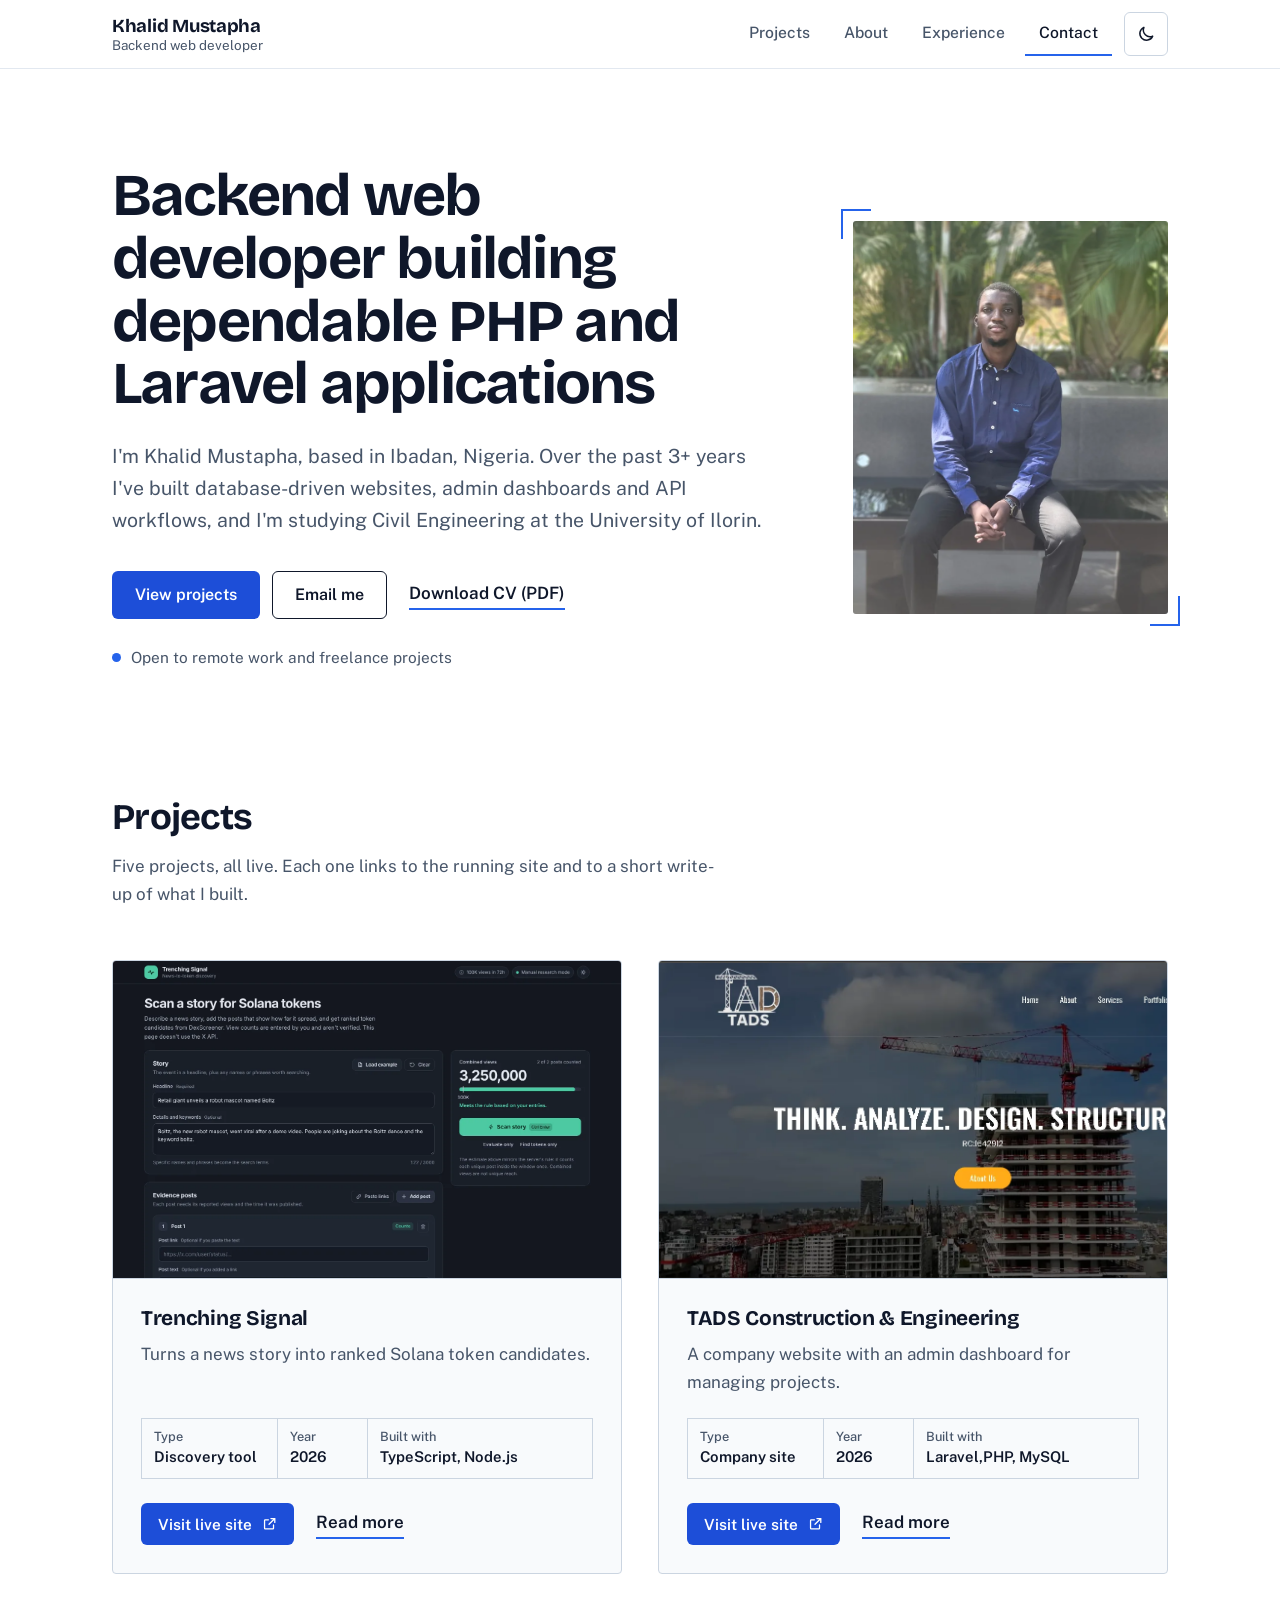
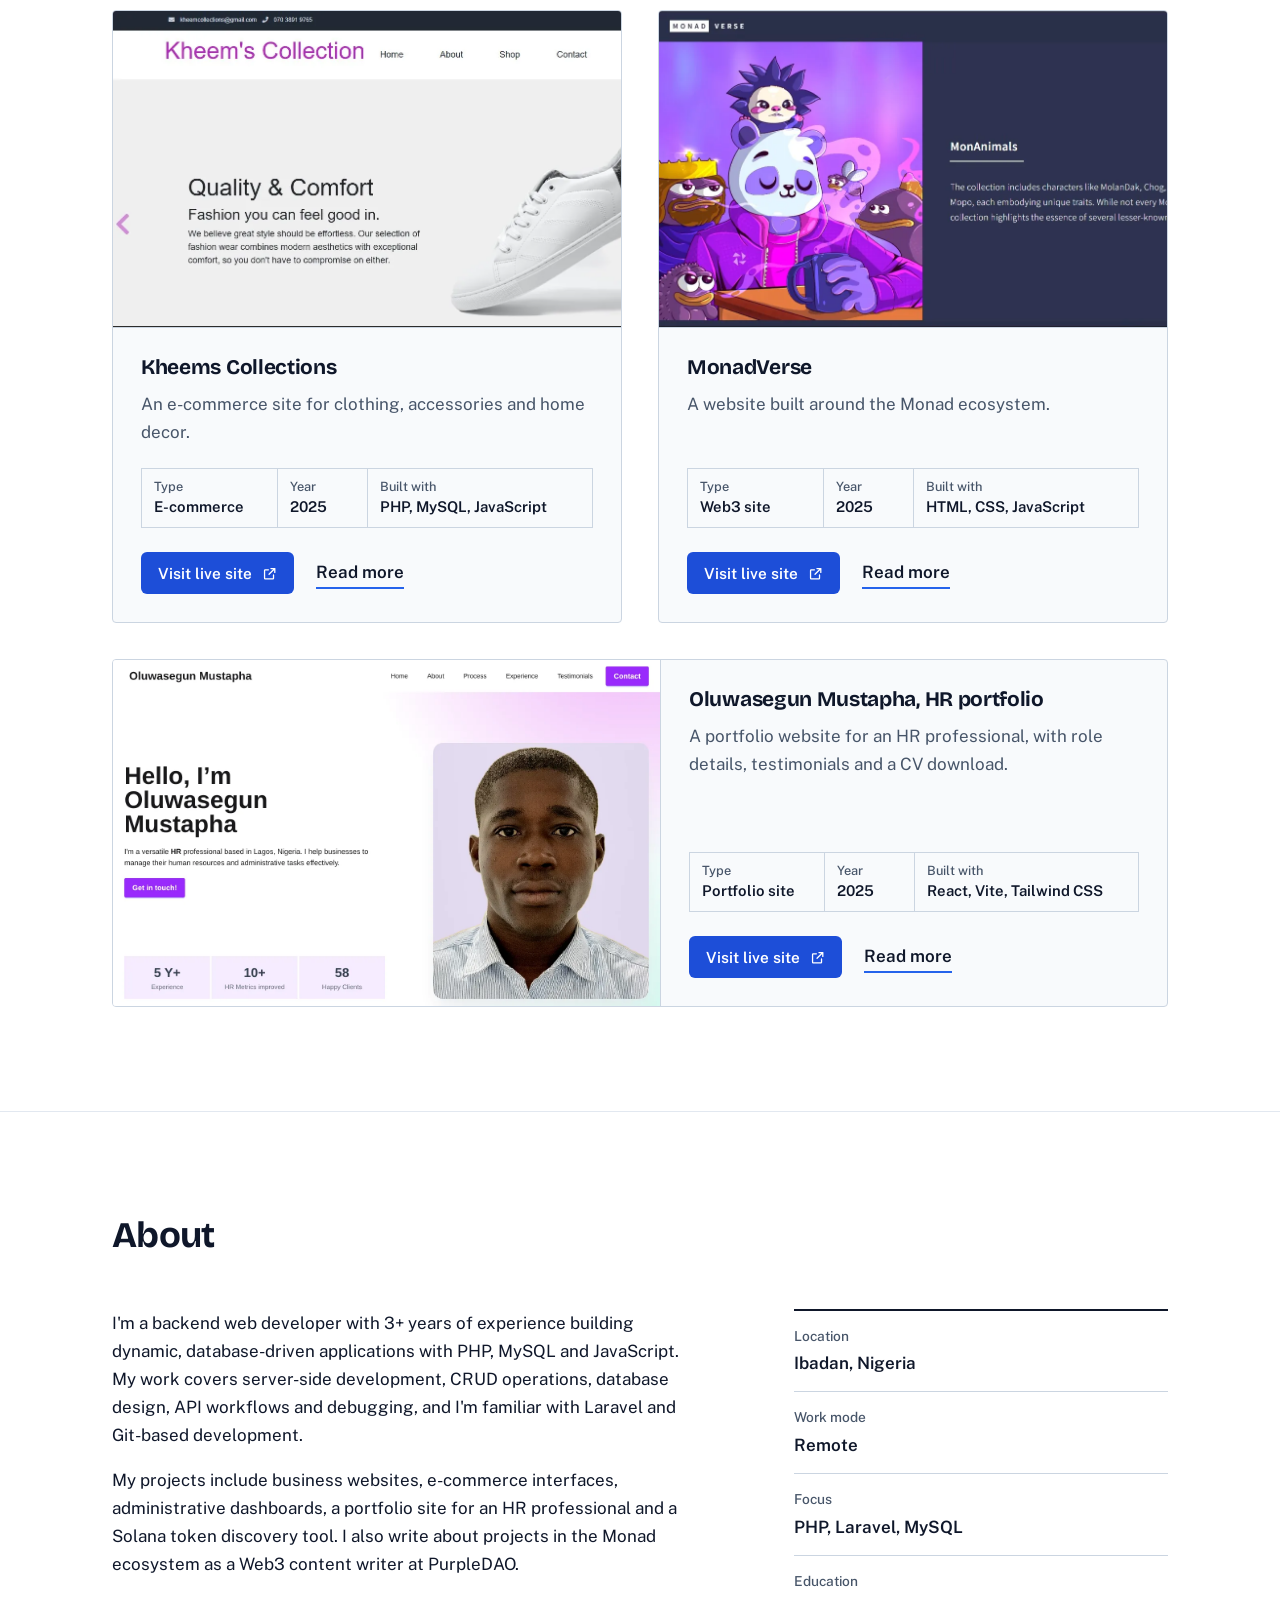
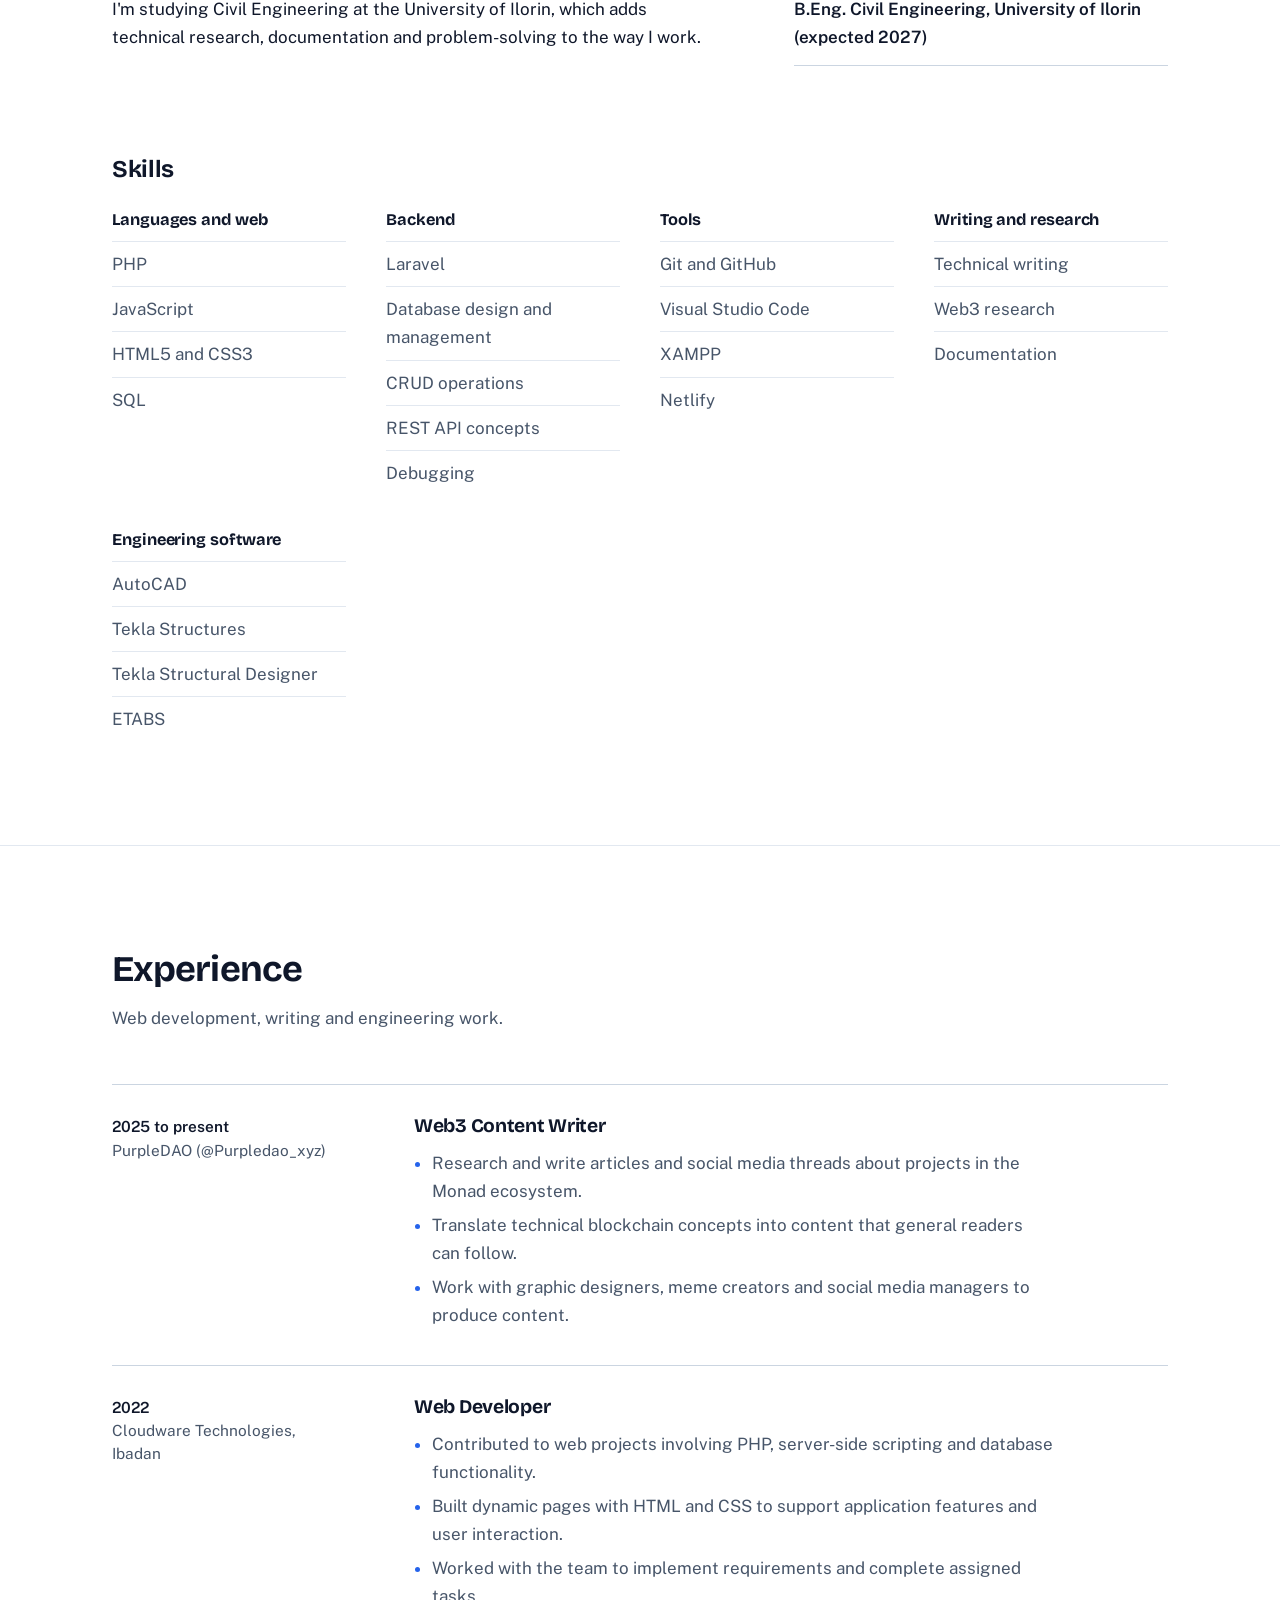
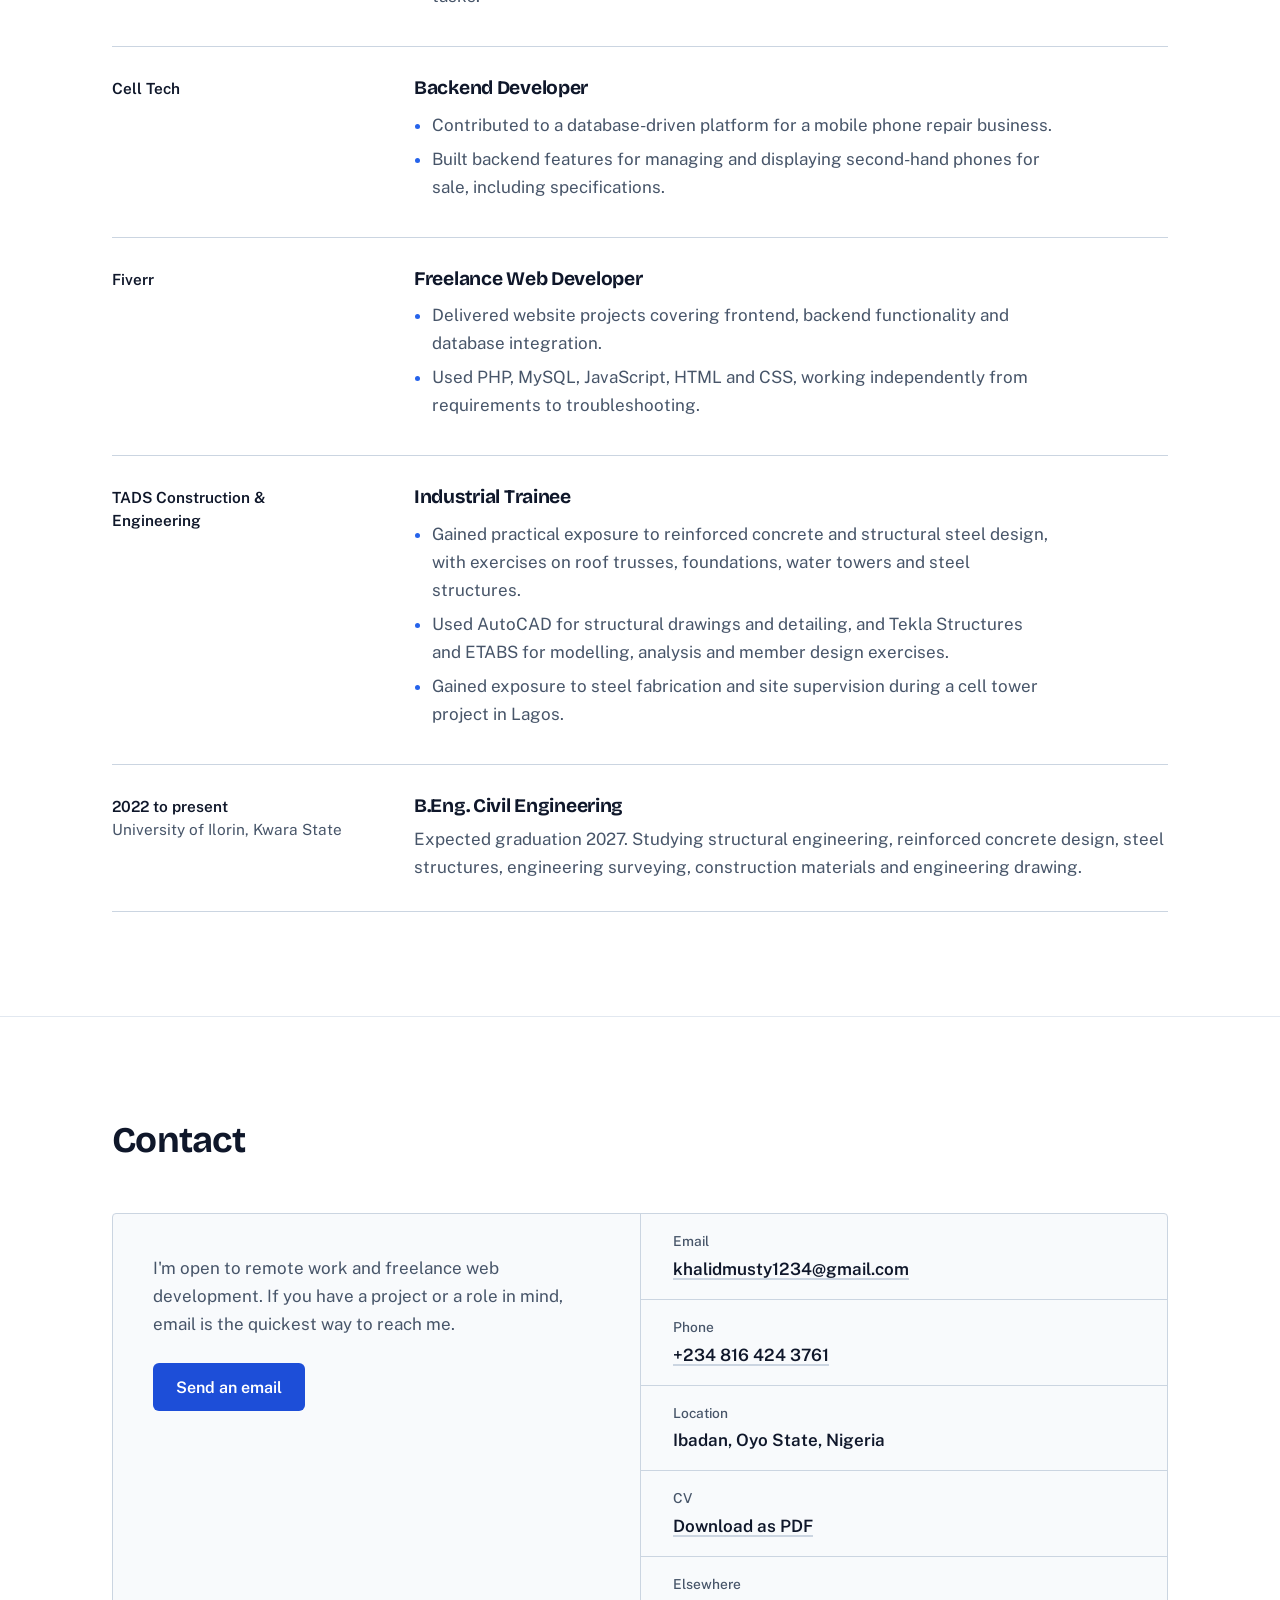
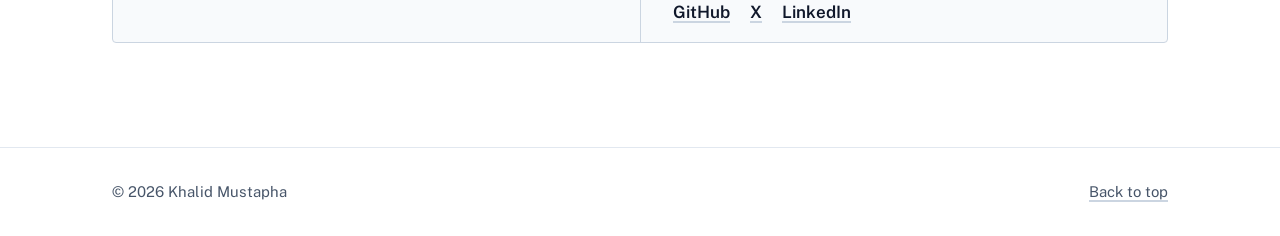
<file: index.html>
<!DOCTYPE html>
<html lang="en" class="no-js">
<head>
  <meta charset="utf-8">
  <meta name="viewport" content="width=device-width, initial-scale=1">
  <script>document.documentElement.className = "js";try{if(localStorage.getItem("theme")==="dark")document.documentElement.setAttribute("data-theme","dark")}catch(e){}</script>

  <title>Khalid Mustapha | Backend Web Developer (PHP, Laravel, MySQL)</title>
  <meta name="description" content="Backend web developer in Ibadan, Nigeria with 3+ years of experience in PHP, Laravel and MySQL. See live projects including TADS Construction, Kheems Collections, MonadVerse and Trenching Signal.">
  <meta name="author" content="Khalid Mustapha">
  <meta name="robots" content="index, follow">
  <meta name="theme-color" content="#ffffff">
  <link rel="canonical" href="https://khalid-mustapha.netlify.app/">

  <meta property="og:type" content="website">
  <meta property="og:site_name" content="Khalid Mustapha">
  <meta property="og:title" content="Khalid Mustapha | Backend Web Developer">
  <meta property="og:description" content="PHP, Laravel and MySQL developer. Live projects, experience and contact details.">
  <meta property="og:url" content="https://khalid-mustapha.netlify.app/">
  <meta property="og:image" content="https://khalid-mustapha.netlify.app/DP.jpg">
  <meta name="twitter:card" content="summary_large_image">
  <meta name="twitter:title" content="Khalid Mustapha | Backend Web Developer">
  <meta name="twitter:description" content="PHP, Laravel and MySQL developer. Live projects, experience and contact details.">
  <meta name="twitter:image" content="https://khalid-mustapha.netlify.app/DP.jpg">
  <meta name="twitter:creator" content="@KhalidDMusty">

  <link rel="icon" href="assets/img/letter-k.png">
  <link rel="preload" href="assets/fonts/bricolage-grotesque-latin-wght-normal.woff2" as="font" type="font/woff2" crossorigin>
  <link rel="preload" href="assets/fonts/public-sans-latin-wght-normal.woff2" as="font" type="font/woff2" crossorigin>
  <link rel="stylesheet" href="assets/css/site.css">

  <script type="application/ld+json">
  {
    "@context": "https://schema.org",
    "@type": "Person",
    "name": "Khalid Mustapha",
    "jobTitle": "Backend Web Developer",
    "url": "https://khalid-mustapha.netlify.app/",
    "image": "https://khalid-mustapha.netlify.app/DP.jpg",
    "email": "mailto:khalidmusty1234@gmail.com",
    "address": { "@type": "PostalAddress", "addressLocality": "Ibadan", "addressCountry": "NG" },
    "alumniOf": { "@type": "CollegeOrUniversity", "name": "University of Ilorin" },
    "knowsAbout": ["PHP", "Laravel", "MySQL", "JavaScript", "Web development"],
    "sameAs": [
      "https://github.com/Khalid-Mustapha",
      "https://x.com/KhalidDMusty",
      "https://www.linkedin.com/in/khalid-mustapha"
    ]
  }
  </script>
</head>

<body>
  <svg width="0" height="0" style="position:absolute" aria-hidden="true" focusable="false">
    <symbol id="i-ext" viewBox="0 0 24 24"><path d="M14 4h6v6M20 4l-9 9M18 14v5a1 1 0 0 1-1 1H5a1 1 0 0 1-1-1V7a1 1 0 0 1 1-1h5"/></symbol>
  </svg>

  <a class="skip-link" href="#main">Skip to content</a>

  <header class="site-header">
    <div class="wrap header-inner no-js-wrap">
      <a class="brand" href="#top" aria-label="Khalid Mustapha, back to top">
        <span class="brand-name">Khalid Mustapha</span>
        <span class="brand-role">Backend web developer</span>
      </a>

      <button class="nav-toggle" type="button" aria-expanded="false" aria-controls="site-nav">
        <span class="bars" aria-hidden="true"></span>
        <span>Menu</span>
      </button>

      <nav class="site-nav" id="site-nav" aria-label="Main">
        <ul>
          <li><a href="#projects">Projects</a></li>
          <li><a href="#about">About</a></li>
          <li><a href="#experience">Experience</a></li>
          <li><a href="#contact">Contact</a></li>
        </ul>
      </nav>
    </div>
  </header>

  <main id="main">

    <section class="hero" id="top">
      <div class="wrap hero-grid">
        <div>
          <h1>Backend web developer building dependable PHP and Laravel applications</h1>
          <p class="lede">I'm Khalid Mustapha, based in Ibadan, Nigeria. Over the past 3+ years I've built database-driven websites, admin dashboards and API workflows, and I'm studying Civil Engineering at the University of Ilorin.</p>
          <div class="hero-actions">
            <a class="btn btn-primary" href="#projects">View projects</a>
            <a class="btn btn-secondary" href="mailto:khalidmusty1234@gmail.com">Email me</a>
            <a class="text-link" href="assets/docs/Khalid-Mustapha-CV.pdf" download>Download CV (PDF)</a>
          </div>
          <p class="availability">Open to remote work and freelance projects</p>
        </div>
        <div class="portrait">
          <img src="assets/img/projects/dp.webp" width="800" height="945" alt="Portrait of Khalid Mustapha" fetchpriority="high">
        </div>
      </div>
    </section>

    <section class="section" id="projects" aria-labelledby="projects-title">
      <div class="wrap">
        <div class="section-head">
          <h2 id="projects-title">Projects</h2>
          <p>Five projects, all live. Each one links to the running site and to a short write-up of what I built.</p>
        </div>

        <div class="project-grid">

          <article class="project">
            <a class="project-media" href="portfolio-details.html?project=scanner" tabindex="-1" aria-hidden="true">
              <img src="assets/img/projects/scanner-1.webp" width="1360" height="860" alt="" loading="lazy">
            </a>
            <div class="project-body">
              <h3><a href="portfolio-details.html?project=scanner">Trenching Signal</a></h3>
              <p>Turns a news story into ranked Solana token candidates.</p>
              <dl class="titleblock">
                <div><dt>Type</dt><dd>Discovery tool</dd></div>
                <div><dt>Year</dt><dd>2026</dd></div>
                <div><dt>Built with</dt><dd>TypeScript, Node.js</dd></div>
              </dl>
              <div class="project-links">
                <a class="btn btn-primary btn-sm" href="https://trenching-signal.onrender.com/" target="_blank" rel="noopener noreferrer">Visit live site <svg class="icon" aria-hidden="true"><use href="#i-ext"/></svg></a>
                <a class="text-link" href="portfolio-details.html?project=scanner">Read more<span class="visually-hidden"> about Trenching Signal</span></a>
              </div>
            </div>
          </article>

          <article class="project">
            <a class="project-media" href="portfolio-details.html?project=tads" tabindex="-1" aria-hidden="true">
              <img src="assets/img/projects/tads-1.webp" width="1291" height="650" alt="" loading="lazy">
            </a>
            <div class="project-body">
              <h3><a href="portfolio-details.html?project=tads">TADS Construction &amp; Engineering</a></h3>
              <p>A company website with an admin dashboard for managing projects.</p>
              <dl class="titleblock">
                <div><dt>Type</dt><dd>Company site</dd></div>
                <div><dt>Year</dt><dd>2026</dd></div>
                <div><dt>Built with</dt><dd>Laravel,PHP, MySQL</dd></div>
              </dl>
              <div class="project-links">
                <a class="btn btn-primary btn-sm" href="https://tadsengineering.com/" target="_blank" rel="noopener noreferrer">Visit live site <svg class="icon" aria-hidden="true"><use href="#i-ext"/></svg></a>
                <a class="text-link" href="portfolio-details.html?project=tads">Read more<span class="visually-hidden"> about TADS Construction &amp; Engineering</span></a>
              </div>
            </div>
          </article>

          <article class="project">
            <a class="project-media" href="portfolio-details.html?project=kheems" tabindex="-1" aria-hidden="true">
              <img src="assets/img/projects/kheems-1.webp" width="1339" height="647" alt="" loading="lazy">
            </a>
            <div class="project-body">
              <h3><a href="portfolio-details.html?project=kheems">Kheems Collections</a></h3>
              <p>An e-commerce site for clothing, accessories and home decor.</p>
              <dl class="titleblock">
                <div><dt>Type</dt><dd>E-commerce</dd></div>
                <div><dt>Year</dt><dd>2025</dd></div>
                <div><dt>Built with</dt><dd>PHP, MySQL, JavaScript</dd></div>
              </dl>
              <div class="project-links">
                <a class="btn btn-primary btn-sm" href="https://kheems-collection.netlify.app/" target="_blank" rel="noopener noreferrer">Visit live site <svg class="icon" aria-hidden="true"><use href="#i-ext"/></svg></a>
                <a class="text-link" href="portfolio-details.html?project=kheems">Read more<span class="visually-hidden"> about Kheems Collections</span></a>
              </div>
            </div>
          </article>

          <article class="project">
            <a class="project-media" href="portfolio-details.html?project=monad" tabindex="-1" aria-hidden="true">
              <img src="assets/img/projects/monad-1.webp" width="1352" height="648" alt="" loading="lazy">
            </a>
            <div class="project-body">
              <h3><a href="portfolio-details.html?project=monad">MonadVerse</a></h3>
              <p>A website built around the Monad ecosystem.</p>
              <dl class="titleblock">
                <div><dt>Type</dt><dd>Web3 site</dd></div>
                <div><dt>Year</dt><dd>2025</dd></div>
                <div><dt>Built with</dt><dd>HTML, CSS, JavaScript</dd></div>
              </dl>
              <div class="project-links">
                <a class="btn btn-primary btn-sm" href="https://monadverrse.netlify.app/" target="_blank" rel="noopener noreferrer">Visit live site <svg class="icon" aria-hidden="true"><use href="#i-ext"/></svg></a>
                <a class="text-link" href="portfolio-details.html?project=monad">Read more<span class="visually-hidden"> about MonadVerse</span></a>
              </div>
            </div>
          </article>

          <article class="project">
            <a class="project-media" href="portfolio-details.html?project=segun" tabindex="-1" aria-hidden="true">
              <img src="assets/img/projects/segun-1.webp" width="1360" height="860" alt="" loading="lazy">
            </a>
            <div class="project-body">
              <h3><a href="portfolio-details.html?project=segun">Oluwasegun Mustapha, HR portfolio</a></h3>
              <p>A portfolio website for an HR professional, with role details, testimonials and a CV download.</p>
              <dl class="titleblock">
                <div><dt>Type</dt><dd>Portfolio site</dd></div>
                <div><dt>Year</dt><dd>2025</dd></div>
                <div><dt>Built with</dt><dd>React, Vite, Tailwind CSS</dd></div>
              </dl>
              <div class="project-links">
                <a class="btn btn-primary btn-sm" href="https://segunn.netlify.app/" target="_blank" rel="noopener noreferrer">Visit live site <svg class="icon" aria-hidden="true"><use href="#i-ext"/></svg></a>
                <a class="text-link" href="portfolio-details.html?project=segun">Read more<span class="visually-hidden"> about the HR portfolio</span></a>
              </div>
            </div>
          </article>

        </div>
      </div>
    </section>

    <section class="section" id="about" aria-labelledby="about-title">
      <div class="wrap">
        <div class="section-head">
          <h2 id="about-title">About</h2>
        </div>

        <div class="about-grid">
          <div class="about-copy">
            <p>I'm a backend web developer with 3+ years of experience building dynamic, database-driven applications with PHP, MySQL and JavaScript. My work covers server-side development, CRUD operations, database design, API workflows and debugging, and I'm familiar with Laravel and Git-based development.</p>
            <p>My projects include business websites, e-commerce interfaces, administrative dashboards, a portfolio site for an HR professional and a Solana token discovery tool. I also write about projects in the Monad ecosystem as a Web3 content writer at PurpleDAO.</p>
            <p>I'm studying Civil Engineering at the University of Ilorin, which adds technical research, documentation and problem-solving to the way I work.</p>
          </div>

          <dl class="facts">
            <div><dt>Location</dt><dd>Ibadan, Nigeria</dd></div>
            <div><dt>Work mode</dt><dd>Remote</dd></div>
            <div><dt>Focus</dt><dd>PHP, Laravel, MySQL</dd></div>
            <div><dt>Education</dt><dd>B.Eng. Civil Engineering, University of Ilorin (expected 2027)</dd></div>
          </dl>
        </div>

        <div class="skills-block">
          <h3>Skills</h3>
          <div class="skills">
            <div>
              <h4>Languages and web</h4>
              <ul>
                <li>PHP</li>
                <li>JavaScript</li>
                <li>HTML5 and CSS3</li>
                <li>SQL</li>
              </ul>
            </div>
            <div>
              <h4>Backend</h4>
              <ul>
                <li>Laravel</li>
                <li>Database design and management</li>
                <li>CRUD operations</li>
                <li>REST API concepts</li>
                <li>Debugging</li>
              </ul>
            </div>
            <div>
              <h4>Tools</h4>
              <ul>
                <li>Git and GitHub</li>
                <li>Visual Studio Code</li>
                <li>XAMPP</li>
                <li>Netlify</li>
              </ul>
            </div>
            <div>
              <h4>Writing and research</h4>
              <ul>
                <li>Technical writing</li>
                <li>Web3 research</li>
                <li>Documentation</li>
              </ul>
            </div>
            <div>
              <h4>Engineering software</h4>
              <ul>
                <li>AutoCAD</li>
                <li>Tekla Structures</li>
                <li>Tekla Structural Designer</li>
                <li>ETABS</li>
              </ul>
            </div>
          </div>
        </div>
      </div>
    </section>

    <section class="section" id="experience" aria-labelledby="experience-title">
      <div class="wrap">
        <div class="section-head">
          <h2 id="experience-title">Experience</h2>
          <p>Web development, writing and engineering work.</p>
        </div>

        <div class="timeline">

          <article class="entry">
            <div class="entry-meta"><strong>2025 to present</strong><span>PurpleDAO (@Purpledao_xyz)</span></div>
            <div>
              <h3>Web3 Content Writer</h3>
              <ul>
                <li>Research and write articles and social media threads about projects in the Monad ecosystem.</li>
                <li>Translate technical blockchain concepts into content that general readers can follow.</li>
                <li>Work with graphic designers, meme creators and social media managers to produce content.</li>
              </ul>
            </div>
          </article>

          <article class="entry">
            <div class="entry-meta"><strong>2022</strong><span>Cloudware Technologies, Ibadan</span></div>
            <div>
              <h3>Web Developer</h3>
              <ul>
                <li>Contributed to web projects involving PHP, server-side scripting and database functionality.</li>
                <li>Built dynamic pages with HTML and CSS to support application features and user interaction.</li>
                <li>Worked with the team to implement requirements and complete assigned tasks.</li>
              </ul>
            </div>
          </article>

          <article class="entry">
            <div class="entry-meta"><strong>Cell Tech</strong></div>
            <div>
              <h3>Backend Developer</h3>
              <ul>
                <li>Contributed to a database-driven platform for a mobile phone repair business.</li>
                <li>Built backend features for managing and displaying second-hand phones for sale, including specifications.</li>
              </ul>
            </div>
          </article>

          <article class="entry">
            <div class="entry-meta"><strong>Fiverr</strong></div>
            <div>
              <h3>Freelance Web Developer</h3>
              <ul>
                <li>Delivered website projects covering frontend, backend functionality and database integration.</li>
                <li>Used PHP, MySQL, JavaScript, HTML and CSS, working independently from requirements to troubleshooting.</li>
              </ul>
            </div>
          </article>

          <article class="entry">
            <div class="entry-meta"><strong>TADS Construction &amp; Engineering</strong></div>
            <div>
              <h3>Industrial Trainee</h3>
              <ul>
                <li>Gained practical exposure to reinforced concrete and structural steel design, with exercises on roof trusses, foundations, water towers and steel structures.</li>
                <li>Used AutoCAD for structural drawings and detailing, and Tekla Structures and ETABS for modelling, analysis and member design exercises.</li>
                <li>Gained exposure to steel fabrication and site supervision during a cell tower project in Lagos.</li>
              </ul>
            </div>
          </article>

          <article class="entry">
            <div class="entry-meta"><strong>2022 to present</strong><span>University of Ilorin, Kwara State</span></div>
            <div>
              <h3>B.Eng. Civil Engineering</h3>
              <p>Expected graduation 2027. Studying structural engineering, reinforced concrete design, steel structures, engineering surveying, construction materials and engineering drawing.</p>
            </div>
          </article>

        </div>
      </div>
    </section>

    <section class="section" id="contact" aria-labelledby="contact-title">
      <div class="wrap">
        <div class="section-head">
          <h2 id="contact-title">Contact</h2>
        </div>

        <div class="contact-panel">
          <div class="contact-intro">
            <p>I'm open to remote work and freelance web development. If you have a project or a role in mind, email is the quickest way to reach me.</p>
            <a class="btn btn-primary" href="mailto:khalidmusty1234@gmail.com">Send an email</a>
          </div>
          <dl class="contact-rows">
            <div><dt>Email</dt><dd><a href="mailto:khalidmusty1234@gmail.com">khalidmusty1234@gmail.com</a></dd></div>
            <div><dt>Phone</dt><dd><a href="tel:+2348164243761">+234 816 424 3761</a></dd></div>
            <div><dt>Location</dt><dd>Ibadan, Oyo State, Nigeria</dd></div>
            <div><dt>CV</dt><dd><a href="assets/docs/Khalid-Mustapha-CV.pdf" download>Download as PDF</a></dd></div>
            <div>
              <dt>Elsewhere</dt>
              <dd class="profiles">
                <a href="https://github.com/Khalid-Mustapha" target="_blank" rel="noopener noreferrer">GitHub</a>
                <a href="https://x.com/KhalidDMusty" target="_blank" rel="noopener noreferrer">X</a>
                <a href="https://www.linkedin.com/in/khalid-mustapha" target="_blank" rel="noopener noreferrer">LinkedIn</a>
              </dd>
            </div>
          </dl>
        </div>
      </div>
    </section>

  </main>

  <footer class="site-footer">
    <div class="wrap footer-inner">
      <p>&copy; <span data-year>2026</span> Khalid Mustapha</p>
      <p><a href="#top">Back to top</a></p>
    </div>
  </footer>

  <script src="assets/js/site.js"></script>
</body>
</html>
</file>
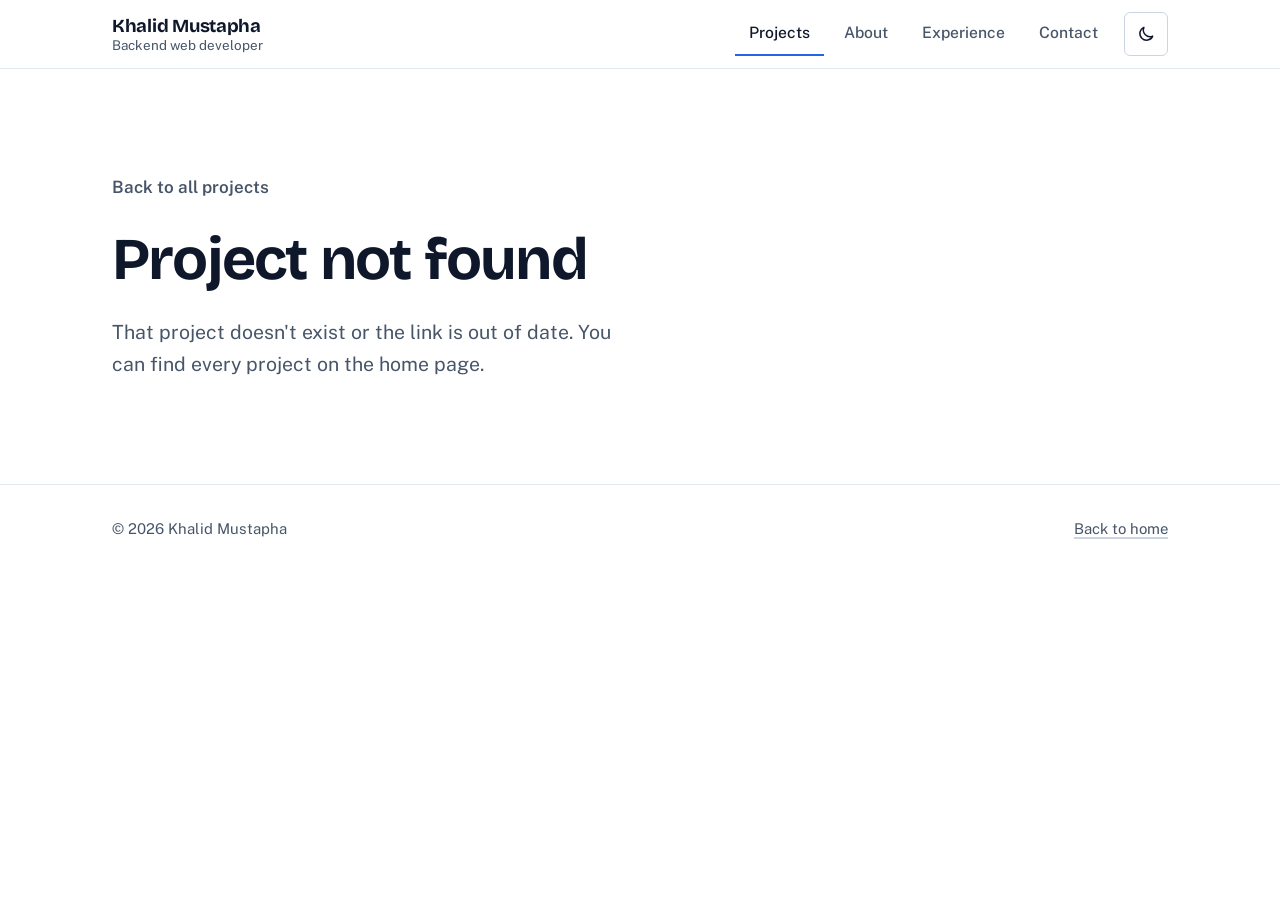
<file: portfolio-details.html>
<!DOCTYPE html>
<html lang="en" class="no-js">
<head>
  <meta charset="utf-8">
  <meta name="viewport" content="width=device-width, initial-scale=1">
  <script>document.documentElement.className = "js";try{if(localStorage.getItem("theme")==="dark")document.documentElement.setAttribute("data-theme","dark")}catch(e){}</script>

  <title>Project | Khalid Mustapha</title>
  <meta name="description" content="A project by Khalid Mustapha, backend web developer working with PHP, Laravel and MySQL.">
  <meta name="author" content="Khalid Mustapha">
  <meta name="robots" content="index, follow">
  <meta name="theme-color" content="#ffffff">
  <link rel="canonical" href="https://khalid-mustapha.netlify.app/">

  <meta property="og:type" content="website">
  <meta property="og:site_name" content="Khalid Mustapha">
  <meta property="og:title" content="Project | Khalid Mustapha">
  <meta property="og:description" content="A project by Khalid Mustapha.">
  <meta property="og:image" content="https://khalid-mustapha.netlify.app/DP.jpg">
  <meta name="twitter:card" content="summary_large_image">
  <meta name="twitter:image" content="https://khalid-mustapha.netlify.app/DP.jpg">
  <meta name="twitter:creator" content="@KhalidDMusty">

  <link rel="icon" href="assets/img/letter-k.png">
  <link rel="preload" href="assets/fonts/bricolage-grotesque-latin-wght-normal.woff2" as="font" type="font/woff2" crossorigin>
  <link rel="preload" href="assets/fonts/public-sans-latin-wght-normal.woff2" as="font" type="font/woff2" crossorigin>
  <link rel="stylesheet" href="assets/css/site.css">
</head>

<body>
  <svg width="0" height="0" style="position:absolute" aria-hidden="true" focusable="false">
    <symbol id="i-ext" viewBox="0 0 24 24"><path d="M14 4h6v6M20 4l-9 9M18 14v5a1 1 0 0 1-1 1H5a1 1 0 0 1-1-1V7a1 1 0 0 1 1-1h5"/></symbol>
  </svg>

  <a class="skip-link" href="#main">Skip to content</a>

  <header class="site-header">
    <div class="wrap header-inner no-js-wrap">
      <a class="brand" href="index.html" aria-label="Khalid Mustapha, home">
        <span class="brand-name">Khalid Mustapha</span>
        <span class="brand-role">Backend web developer</span>
      </a>

      <button class="nav-toggle" type="button" aria-expanded="false" aria-controls="site-nav">
        <span class="bars" aria-hidden="true"></span>
        <span>Menu</span>
      </button>

      <nav class="site-nav" id="site-nav" aria-label="Main">
        <ul>
          <li><a href="index.html#projects" aria-current="page">Projects</a></li>
          <li><a href="index.html#about">About</a></li>
          <li><a href="index.html#experience">Experience</a></li>
          <li><a href="index.html#contact">Contact</a></li>
        </ul>
      </nav>
    </div>
  </header>

  <main id="main">
    <div class="section">
      <div class="wrap" id="project-root">
        <noscript>
          <p class="lede">This page needs JavaScript to show project details. You can still see every project and its live link on the <a href="index.html#projects">home page</a>.</p>
        </noscript>
      </div>
    </div>
  </main>

  <footer class="site-footer">
    <div class="wrap footer-inner">
      <p>&copy; <span data-year>2026</span> Khalid Mustapha</p>
      <p><a href="index.html">Back to home</a></p>
    </div>
  </footer>

  <script src="assets/js/project.js"></script>
  <script src="assets/js/site.js"></script>
</body>
</html>
</file>
<file: assets/css/site.css>
/* Khalid Mustapha portfolio. Cool paper, navy ink, one safety-orange signal. */

@font-face {
  font-family: "Bricolage Grotesque";
  src: url("../fonts/bricolage-grotesque-latin-wght-normal.woff2") format("woff2");
  font-weight: 200 800;
  font-style: normal;
  font-display: swap;
}
@font-face {
  font-family: "Public Sans";
  src: url("../fonts/public-sans-latin-wght-normal.woff2") format("woff2");
  font-weight: 100 900;
  font-style: normal;
  font-display: swap;
}

:root {
  color-scheme: light;
  --paper: #ffffff;
  --surface: #f8fafc;
  --ink: #0f172a;
  --ink-2: #475569;
  --rule: #e2e8f0;
  --rule-strong: #cbd5e1;
  --signal: #1d4ed8;
  --signal-fill: #2563eb;
  --btn-bg: #1d4ed8;
  --btn-ink: #ffffff;
  --btn-hover: #1e40af;
  --focus: #1d4ed8;
  --font-display: "Bricolage Grotesque", "Segoe UI", system-ui, sans-serif;
  --font-body: "Public Sans", "Segoe UI", system-ui, -apple-system, sans-serif;
  --maxw: 1120px;
  --gutter: clamp(18px, 4vw, 32px);
  --header-h: 68px;
}

/* Dark theme: opt-in via the header toggle; light is the default. */
:root[data-theme="dark"] {
  color-scheme: dark;
  --paper: #0b1220;
  --surface: #111a2e;
  --ink: #e6ebf4;
  --ink-2: #a3b0c5;
  --rule: #1f2b44;
  --rule-strong: #334562;
  --signal: #7cb0ff;
  --signal-fill: #60a5fa;
  --btn-bg: #2563eb;
  --btn-ink: #ffffff;
  --btn-hover: #1d4ed8;
  --focus: #7cb0ff;
}

*,
*::before,
*::after {
  box-sizing: border-box;
}

html {
  -webkit-text-size-adjust: 100%;
  scroll-padding-top: calc(var(--header-h) + 16px);
}
@media (prefers-reduced-motion: no-preference) {
  html {
    scroll-behavior: smooth;
  }
}

body {
  margin: 0;
  background: var(--paper);
  color: var(--ink);
  font-family: var(--font-body);
  font-size: 1.0625rem;
  line-height: 1.65;
  -webkit-font-smoothing: antialiased;
  text-rendering: optimizeLegibility;
}

img {
  display: block;
  max-width: 100%;
  height: auto;
}

h1,
h2,
h3,
h4 {
  margin: 0;
  font-family: var(--font-display);
  font-weight: 700;
  letter-spacing: -0.02em;
  line-height: 1.12;
  text-wrap: balance;
}
h1 {
  font-size: clamp(2.15rem, 5.2vw, 3.7rem);
  letter-spacing: -0.03em;
  line-height: 1.06;
}
h2 {
  font-size: clamp(1.65rem, 3.2vw, 2.25rem);
}
h3 {
  font-size: 1.3rem;
  letter-spacing: -0.015em;
}
h4 {
  font-size: 1.02rem;
  letter-spacing: -0.005em;
}
p {
  margin: 0 0 1em;
}

a {
  color: inherit;
  text-decoration-color: var(--rule-strong);
  text-underline-offset: 3px;
  text-decoration-thickness: 1.5px;
}
a:hover {
  text-decoration-color: var(--signal-fill);
}

:focus-visible {
  outline: 3px solid var(--focus);
  outline-offset: 3px;
  border-radius: 3px;
}

.skip-link {
  position: absolute;
  left: 12px;
  top: -80px;
  z-index: 100;
  padding: 10px 16px;
  background: var(--btn-bg);
  color: var(--btn-ink);
  border-radius: 6px;
  font-weight: 600;
  text-decoration: none;
}
.skip-link:focus {
  top: 12px;
}

.visually-hidden {
  position: absolute;
  width: 1px;
  height: 1px;
  margin: -1px;
  padding: 0;
  overflow: hidden;
  clip: rect(0, 0, 0, 0);
  white-space: nowrap;
  border: 0;
}

.icon {
  width: 1em;
  height: 1em;
  flex: none;
  fill: none;
  stroke: currentColor;
  stroke-width: 2;
  stroke-linecap: round;
  stroke-linejoin: round;
}

.wrap {
  width: 100%;
  max-width: var(--maxw);
  margin-inline: auto;
  padding-inline: var(--gutter);
}

/* ---------- Header ---------- */
.site-header {
  position: sticky;
  top: 0;
  z-index: 50;
  background: color-mix(in srgb, var(--paper) 90%, transparent);
  -webkit-backdrop-filter: blur(12px);
  backdrop-filter: blur(12px);
  border-bottom: 1px solid var(--rule);
}
.header-inner {
  display: flex;
  align-items: center;
  justify-content: flex-end;
  gap: 12px;
  min-height: var(--header-h);
}
.brand {
  margin-right: auto;
}
.theme-toggle {
  order: 1;
  display: inline-flex;
  align-items: center;
  justify-content: center;
  width: 44px;
  height: 44px;
  padding: 0;
  border: 1.5px solid var(--rule-strong);
  border-radius: 6px;
  background: transparent;
  color: var(--ink);
  cursor: pointer;
}
.theme-toggle:hover {
  border-color: var(--signal-fill);
}
.theme-toggle svg {
  width: 20px;
  height: 20px;
  fill: none;
  stroke: currentColor;
  stroke-width: 1.8;
  stroke-linecap: round;
  stroke-linejoin: round;
}
.theme-toggle .i-sun { display: none; }
:root[data-theme="dark"] .theme-toggle .i-sun { display: block; }
:root[data-theme="dark"] .theme-toggle .i-moon { display: none; }
.brand {
  display: flex;
  flex-direction: column;
  line-height: 1.2;
  text-decoration: none;
}
.brand-name {
  font-family: var(--font-display);
  font-weight: 700;
  font-size: 1.15rem;
  letter-spacing: -0.015em;
}
.brand-role {
  color: var(--ink-2);
  font-size: 0.84rem;
}

.site-nav ul {
  display: flex;
  align-items: center;
  gap: 6px;
  margin: 0;
  padding: 0;
  list-style: none;
}
.site-nav a {
  display: block;
  padding: 8px 14px;
  font-size: 0.98rem;
  font-weight: 500;
  text-decoration: none;
  border-bottom: 2px solid transparent;
  color: var(--ink-2);
}
.site-nav a:hover {
  color: var(--ink);
}
.site-nav a[aria-current="true"],
.site-nav a[aria-current="page"] {
  color: var(--ink);
  border-bottom-color: var(--signal-fill);
}

.nav-toggle {
  display: none;
  align-items: center;
  gap: 8px;
  min-height: 44px;
  padding: 0 14px;
  border: 1.5px solid var(--rule-strong);
  border-radius: 6px;
  background: transparent;
  color: var(--ink);
  font: inherit;
  font-size: 0.95rem;
  font-weight: 600;
  cursor: pointer;
}
.nav-toggle .bars,
.nav-toggle .bars::before,
.nav-toggle .bars::after {
  display: block;
  width: 16px;
  height: 2px;
  background: currentColor;
  border-radius: 2px;
}
.nav-toggle .bars {
  position: relative;
}
.nav-toggle .bars::before,
.nav-toggle .bars::after {
  content: "";
  position: absolute;
  left: 0;
}
.nav-toggle .bars::before {
  top: -5px;
}
.nav-toggle .bars::after {
  top: 5px;
}

@media (max-width: 820px) {
  .js .nav-toggle {
    display: inline-flex;
    order: 2;
  }
  .js .site-nav {
    display: none;
    position: absolute;
    top: 100%;
    left: 0;
    right: 0;
    background: var(--paper);
    border-bottom: 1px solid var(--rule);
    padding: 8px var(--gutter) 16px;
  }
  .js .site-nav[data-open="true"] {
    display: block;
  }
  .js .site-nav ul {
    flex-direction: column;
    align-items: stretch;
    gap: 0;
  }
  .js .site-nav a {
    padding: 14px 0;
    border-bottom: 1px solid var(--rule);
    font-size: 1.05rem;
  }
  .js .site-nav a[aria-current="true"],
  .js .site-nav a[aria-current="page"] {
    border-bottom-color: var(--rule);
    color: var(--signal);
  }
  .no-js-wrap {
    flex-wrap: wrap;
  }
}

/* ---------- Buttons and links ---------- */
.btn {
  display: inline-flex;
  align-items: center;
  justify-content: center;
  gap: 10px;
  min-height: 48px;
  padding: 0 22px;
  border: 1.5px solid transparent;
  border-radius: 6px;
  font: inherit;
  font-size: 1rem;
  font-weight: 600;
  line-height: 1.2;
  text-decoration: none;
  cursor: pointer;
  transition:
    background-color 0.15s,
    border-color 0.15s,
    color 0.15s;
}
.btn-primary {
  background: var(--btn-bg);
  color: var(--btn-ink);
}
.btn-primary:hover {
  background: var(--btn-hover);
}
.btn-secondary {
  border-color: var(--ink);
  color: var(--ink);
  background: transparent;
}
.btn-secondary:hover {
  background: var(--surface);
}
.btn-sm {
  min-height: 42px;
  padding: 0 16px;
  font-size: 0.96rem;
}

.text-link {
  font-weight: 600;
  text-decoration: none;
  border-bottom: 2px solid var(--signal-fill);
  padding-bottom: 1px;
}
.text-link:hover {
  color: var(--signal);
}

/* ---------- Sections ---------- */
.section {
  padding-block: clamp(56px, 9vw, 104px);
}
.section + .section {
  border-top: 1px solid var(--rule);
}
.section-head {
  max-width: 62ch;
  margin-bottom: clamp(32px, 5vw, 52px);
}
.section-head h2 {
  margin-bottom: 14px;
}
.section-head p {
  margin: 0;
  color: var(--ink-2);
}

/* ---------- Hero ---------- */
.hero {
  padding-block: clamp(48px, 8vw, 96px) clamp(8px, 2vw, 24px);
}
.hero-grid {
  display: grid;
  grid-template-columns: minmax(0, 1.35fr) minmax(0, 0.65fr);
  gap: clamp(36px, 7vw, 88px);
  align-items: center;
}
.hero h1 {
  max-width: 17ch;
}
.lede {
  max-width: 56ch;
  margin: 24px 0 0;
  font-size: clamp(1.08rem, 1.6vw, 1.22rem);
  color: var(--ink-2);
}
.hero-actions {
  display: flex;
  flex-wrap: wrap;
  align-items: center;
  gap: 14px 12px;
  margin-top: 34px;
}
.hero-actions .text-link {
  margin-left: 10px;
}
.availability {
  display: flex;
  align-items: center;
  gap: 10px;
  margin: 26px 0 0;
  color: var(--ink-2);
  font-size: 0.96rem;
}
.availability::before {
  content: "";
  width: 9px;
  height: 9px;
  border-radius: 50%;
  background: var(--signal-fill);
  flex: none;
}

/* Crop marks, like the corners of a drawing sheet */
.portrait {
  position: relative;
  justify-self: end;
  width: 100%;
  max-width: 380px;
}
.portrait img {
  width: 100%;
  aspect-ratio: 4 / 5;
  object-fit: cover;
  object-position: 50% 18%;
  border-radius: 3px;
  background: var(--rule);
}
.portrait::before,
.portrait::after {
  content: "";
  position: absolute;
  width: 30px;
  height: 30px;
  border: 2.5px solid var(--signal-fill);
  pointer-events: none;
}
.portrait::before {
  top: -12px;
  left: -12px;
  border-right: 0;
  border-bottom: 0;
}
.portrait::after {
  right: -12px;
  bottom: -12px;
  border-left: 0;
  border-top: 0;
}

@media (max-width: 820px) {
  .hero-grid {
    grid-template-columns: 1fr;
  }
  .portrait {
    justify-self: start;
    max-width: 300px;
  }
}

/* ---------- Projects ---------- */
.project-grid {
  display: grid;
  grid-template-columns: repeat(2, minmax(0, 1fr));
  gap: clamp(20px, 3vw, 36px);
}
.project {
  display: flex;
  flex-direction: column;
  background: var(--surface);
  border: 1px solid var(--rule-strong);
  border-radius: 4px;
  overflow: hidden;
}
.project-media {
  display: block;
  aspect-ratio: 16 / 10;
  background: var(--rule);
  border-bottom: 1px solid var(--rule-strong);
  overflow: hidden;
}
.project-media img {
  width: 100%;
  height: 100%;
  object-fit: cover;
  object-position: top left;
}
.project-body {
  display: flex;
  flex: 1;
  flex-direction: column;
  padding: clamp(20px, 2.6vw, 28px);
}
.project-body h3 a {
  text-decoration: none;
}
.project-body h3 a:hover {
  color: var(--signal);
}
.project-body > p {
  flex: 1 0 auto;
  margin: 10px 0 0;
  color: var(--ink-2);
}

/* Title block: the one memorable device */
.titleblock {
  display: grid;
  grid-template-columns: 0.9fr 0.6fr 1.5fr;
  margin: 22px 0 24px;
  border: 1px solid var(--rule-strong);
}
.titleblock > div {
  min-width: 0;
  padding: 9px 12px 10px;
}
.titleblock > div + div {
  border-left: 1px solid var(--rule-strong);
}
.titleblock dt {
  margin: 0 0 1px;
  color: var(--ink-2);
  font-size: 0.8rem;
  font-weight: 500;
  line-height: 1.4;
}
.titleblock dd {
  margin: 0;
  font-size: 0.93rem;
  font-weight: 600;
  line-height: 1.4;
}

.project-links {
  display: flex;
  flex-wrap: wrap;
  align-items: center;
  gap: 14px 22px;
  margin-top: auto;
}

/* An odd last project spans the full row so the grid has no gap */
@media (min-width: 761px) {
  .project-grid .project:last-child:nth-child(odd) {
    grid-column: 1 / -1;
    flex-direction: row;
  }
  .project-grid .project:last-child:nth-child(odd) .project-media {
    flex: 0 0 52%;
    aspect-ratio: auto;
    min-height: 300px;
    border-bottom: 0;
    border-right: 1px solid var(--rule-strong);
  }
}

@media (max-width: 760px) {
  .project-grid {
    grid-template-columns: 1fr;
  }
}

/* ---------- About ---------- */
.about-grid {
  display: grid;
  grid-template-columns: minmax(0, 1.35fr) minmax(0, 0.85fr);
  gap: clamp(36px, 7vw, 88px);
  align-items: start;
}
.about-copy p {
  max-width: 62ch;
}
.facts {
  margin: 0;
  border-top: 2px solid var(--ink);
}
.facts > div {
  padding: 14px 0;
  border-bottom: 1px solid var(--rule-strong);
}
.facts dt {
  color: var(--ink-2);
  font-size: 0.86rem;
  font-weight: 500;
}
.facts dd {
  margin: 2px 0 0;
  font-weight: 600;
}

.skills-block {
  margin-top: clamp(56px, 8vw, 88px);
}
.skills-block > h3 {
  margin-bottom: 28px;
  font-size: 1.5rem;
}
.skills {
  display: grid;
  grid-template-columns: repeat(auto-fit, minmax(210px, 1fr));
  gap: 36px 40px;
}
.skills ul {
  margin: 12px 0 0;
  padding: 0;
  list-style: none;
}
.skills li {
  padding: 8px 0;
  border-top: 1px solid var(--rule);
  color: var(--ink-2);
}

@media (max-width: 820px) {
  .about-grid {
    grid-template-columns: 1fr;
  }
}

/* ---------- Experience ---------- */
.timeline {
  border-bottom: 1px solid var(--rule-strong);
}
.entry {
  display: grid;
  grid-template-columns: 230px minmax(0, 1fr);
  gap: 10px clamp(28px, 6vw, 72px);
  padding-block: 30px;
  border-top: 1px solid var(--rule-strong);
}
.entry-meta {
  font-size: 0.96rem;
  line-height: 1.5;
}
.entry-meta strong {
  display: block;
  font-weight: 600;
}
.entry-meta span {
  color: var(--ink-2);
}
.entry h3 {
  font-size: 1.2rem;
}
.entry ul {
  margin: 12px 0 0;
  padding-left: 1.15rem;
  color: var(--ink-2);
  max-width: 64ch;
}
.entry li {
  margin-bottom: 6px;
}
.entry li::marker {
  color: var(--signal-fill);
}
.entry p {
  margin: 8px 0 0;
  color: var(--ink-2);
}

@media (max-width: 720px) {
  .entry {
    grid-template-columns: 1fr;
  }
}

/* ---------- Contact ---------- */
.contact-panel {
  display: grid;
  grid-template-columns: minmax(0, 1fr) minmax(0, 1fr);
  background: var(--surface);
  border: 1px solid var(--rule-strong);
  border-radius: 4px;
}
.contact-intro {
  padding: clamp(24px, 4vw, 40px);
}
.contact-intro p {
  max-width: 44ch;
  color: var(--ink-2);
}
.contact-intro .btn {
  margin-top: 8px;
}
.contact-rows {
  margin: 0;
  border-left: 1px solid var(--rule-strong);
}
.contact-rows > div {
  padding: 16px clamp(20px, 3vw, 32px);
  border-bottom: 1px solid var(--rule-strong);
}
.contact-rows > div:last-child {
  border-bottom: 0;
}
.contact-rows dt {
  color: var(--ink-2);
  font-size: 0.86rem;
  font-weight: 500;
}
.contact-rows dd {
  margin: 2px 0 0;
  font-weight: 600;
  overflow-wrap: anywhere;
}
.contact-rows .profiles {
  display: flex;
  flex-wrap: wrap;
  gap: 6px 20px;
}

@media (max-width: 760px) {
  .contact-panel {
    grid-template-columns: 1fr;
  }
  .contact-rows {
    border-left: 0;
    border-top: 1px solid var(--rule-strong);
  }
}

/* ---------- Footer ---------- */
.site-footer {
  border-top: 1px solid var(--rule);
  padding-block: 32px;
  color: var(--ink-2);
  font-size: 0.93rem;
}
.footer-inner {
  display: flex;
  flex-wrap: wrap;
  justify-content: space-between;
  gap: 12px 24px;
}
.footer-inner p {
  margin: 0;
}

/* ---------- Project detail page ---------- */
.back-link {
  display: inline-flex;
  align-items: center;
  gap: 8px;
  margin-bottom: 28px;
  font-weight: 600;
  text-decoration: none;
  color: var(--ink-2);
}
.back-link:hover {
  color: var(--ink);
}
.detail-head {
  max-width: 62ch;
  margin-bottom: clamp(28px, 4vw, 44px);
}
.detail-head h1 {
  font-size: clamp(2rem, 4.6vw, 3.1rem);
}
.detail-head .lede {
  margin-top: 16px;
}
.detail-grid {
  display: grid;
  grid-template-columns: minmax(0, 1.7fr) minmax(0, 1fr);
  gap: clamp(28px, 5vw, 56px);
  align-items: start;
}
.stage {
  margin: 0;
}
.stage-frame {
  display: grid;
  place-items: center;
  aspect-ratio: 16 / 10;
  overflow: hidden;
  background: var(--rule);
  border: 1px solid var(--rule-strong);
  border-radius: 4px;
}
.stage-frame img {
  max-width: 100%;
  max-height: 100%;
  width: auto;
  height: auto;
  object-fit: contain;
}
.stage figcaption {
  margin-top: 10px;
  color: var(--ink-2);
  font-size: 0.92rem;
}
.thumbs {
  display: flex;
  flex-wrap: wrap;
  gap: 10px;
  margin: 14px 0 0;
  padding: 0;
  list-style: none;
}
.thumb {
  display: block;
  width: 92px;
  height: 58px;
  padding: 0;
  overflow: hidden;
  border: 2px solid var(--rule-strong);
  border-radius: 3px;
  background: var(--rule);
  cursor: pointer;
}
.thumb img {
  width: 100%;
  height: 100%;
  object-fit: cover;
  object-position: top left;
}
.thumb[aria-current="true"] {
  border-color: var(--signal-fill);
}
.detail-side .titleblock-v {
  margin: 0 0 22px;
  border: 1px solid var(--rule-strong);
  background: var(--surface);
}
.titleblock-v > div {
  padding: 12px 16px;
  border-bottom: 1px solid var(--rule-strong);
}
.titleblock-v > div:last-child {
  border-bottom: 0;
}
.titleblock-v dt {
  color: var(--ink-2);
  font-size: 0.84rem;
  font-weight: 500;
}
.titleblock-v dd {
  margin: 2px 0 0;
  font-weight: 600;
}
.detail-body {
  max-width: 66ch;
  margin-top: clamp(40px, 6vw, 72px);
}
.detail-body h2 {
  font-size: 1.5rem;
  margin-bottom: 14px;
}
.detail-body h2:not(:first-child) {
  margin-top: 40px;
}
.detail-body ul {
  margin: 0;
  padding-left: 1.15rem;
  color: var(--ink-2);
}
.detail-body li {
  margin-bottom: 8px;
}
.detail-body li::marker {
  color: var(--signal-fill);
}
.next-project {
  margin-top: clamp(48px, 7vw, 80px);
  padding-top: 24px;
  border-top: 1px solid var(--rule-strong);
  display: flex;
  flex-wrap: wrap;
  justify-content: space-between;
  gap: 12px 24px;
}
.next-project span {
  color: var(--ink-2);
}
.not-found {
  max-width: 52ch;
}

@media (max-width: 860px) {
  .detail-grid {
    grid-template-columns: 1fr;
  }
}

@media (prefers-reduced-motion: reduce) {
  *,
  *::before,
  *::after {
    transition-duration: 0.01ms !important;
    animation-duration: 0.01ms !important;
  }
}

@media print {
  .site-header,
  .nav-toggle,
  .theme-toggle,
  .skip-link {
    display: none;
  }
}
</file>
